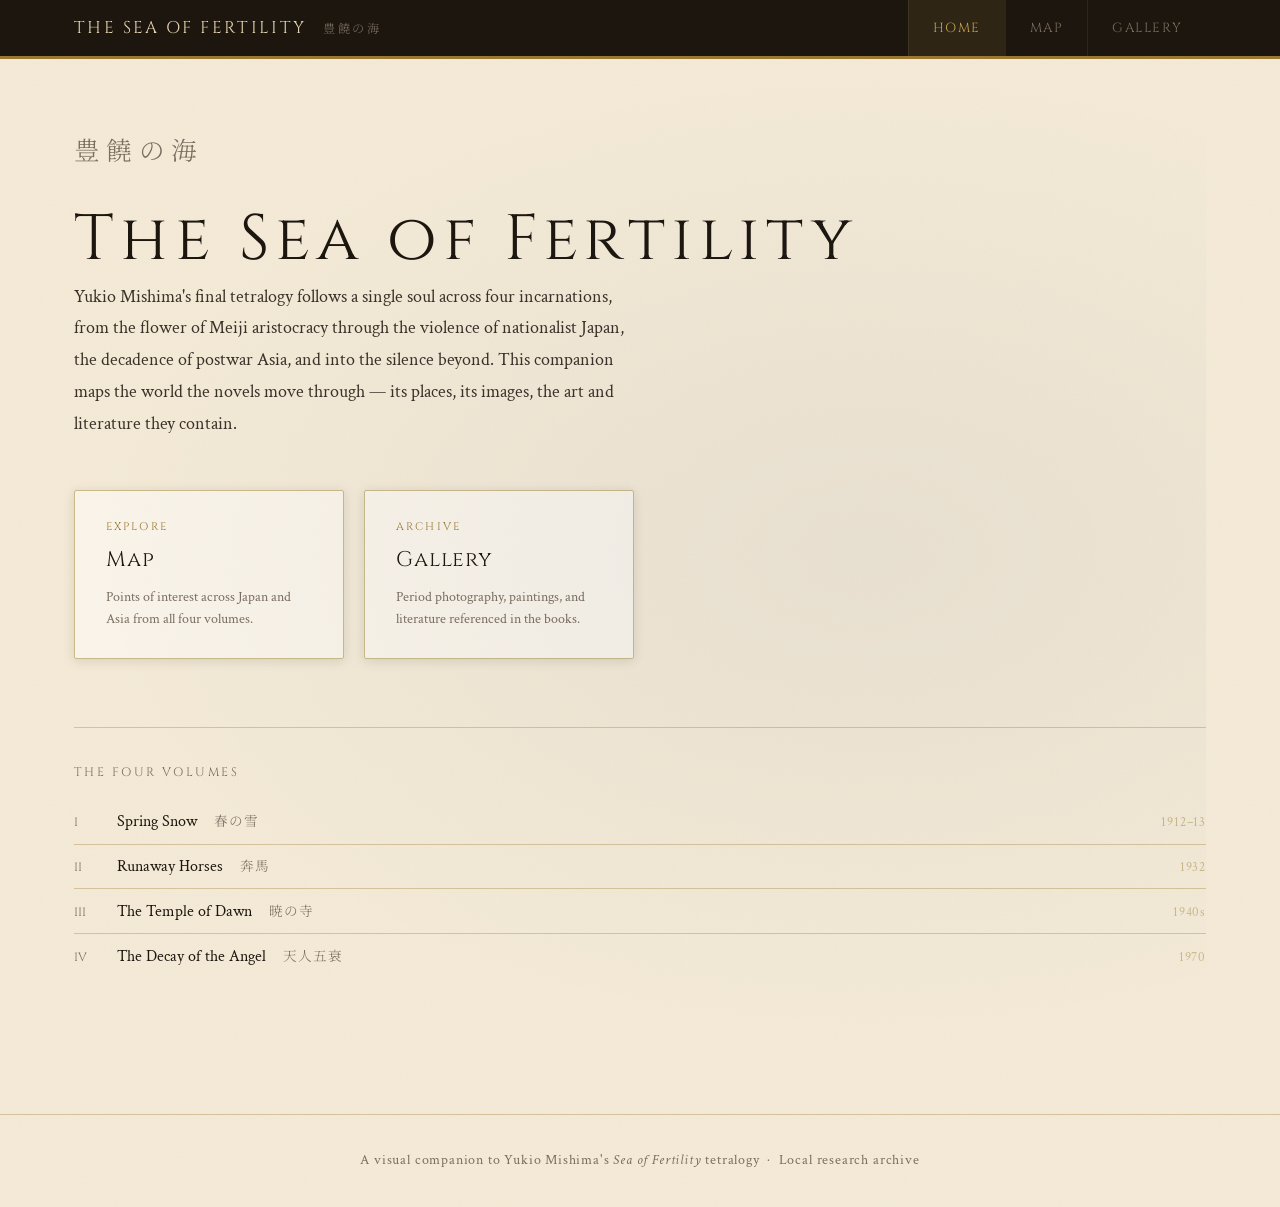
<file: index.html>
<!DOCTYPE html>
<html lang="en">
<head>
  <meta charset="UTF-8">
  <meta name="viewport" content="width=device-width, initial-scale=1.0">
  <title>The Sea of Fertility — Visual Companion</title>
  <link rel="stylesheet" href="css/style.css">
</head>
<body>

  <header class="site-header">
    <div class="container">
      <a href="index.html" class="site-title">
        The Sea of Fertility
        <span class="subtitle ja">豊饒の海</span>
      </a>
      <nav class="site-nav" aria-label="Main navigation">
        <a href="index.html" class="active">Home</a>
        <a href="map.html">Map</a>
        <a href="gallery.html">Gallery</a>
      </nav>
    </div>
  </header>

  <main>
    <div class="container">
      <section class="index-hero">

        <p class="series-title-ja ja">豊饒の海</p>
        <h1 class="series-title">The Sea of Fertility</h1>

        <p class="series-desc">
          Yukio Mishima's final tetralogy follows a single soul across four incarnations, from the flower of Meiji aristocracy through the violence of nationalist Japan, the decadence of postwar Asia, and into the silence beyond. This companion maps the world the novels move through — its places, its images, the art and literature they contain.
        </p>

        <div class="nav-cards">
          <a href="map.html" class="nav-card">
            <p class="card-eyebrow">Explore</p>
            <h2>Map</h2>
            <p>Points of interest across Japan and Asia from all four volumes.</p>
          </a>
          <a href="gallery.html" class="nav-card">
            <p class="card-eyebrow">Archive</p>
            <h2>Gallery</h2>
            <p>Period photography, paintings, and literature referenced in the books.</p>
          </a>
        </div>

        <div class="books-list">
          <h3>The Four Volumes</h3>
          <div class="book-entry">
            <span class="book-num">I</span>
            <span class="book-title-en">Spring Snow</span>
            <span class="book-title-ja ja">春の雪</span>
            <span class="book-year">1912–13</span>
          </div>
          <div class="book-entry">
            <span class="book-num">II</span>
            <span class="book-title-en">Runaway Horses</span>
            <span class="book-title-ja ja">奔馬</span>
            <span class="book-year">1932</span>
          </div>
          <div class="book-entry">
            <span class="book-num">III</span>
            <span class="book-title-en">The Temple of Dawn</span>
            <span class="book-title-ja ja">暁の寺</span>
            <span class="book-year">1940s</span>
          </div>
          <div class="book-entry">
            <span class="book-num">IV</span>
            <span class="book-title-en">The Decay of the Angel</span>
            <span class="book-title-ja ja">天人五衰</span>
            <span class="book-year">1970</span>
          </div>
        </div>

      </section>
    </div>
  </main>

  <footer class="site-footer">
    <div class="container">
      <p>A visual companion to Yukio Mishima's <em>Sea of Fertility</em> tetralogy &nbsp;·&nbsp; Local research archive</p>
    </div>
  </footer>

</body>
</html>
</file>
<file: css/style.css>
/* =========================================================
   Sea of Fertility — Visual Companion
   Aesthetic: Taishō-era teahouse, Gion district
   ========================================================= */

@import url('https://fonts.googleapis.com/css2?family=Crimson+Text:ital,wght@0,400;0,600;1,400;1,600&family=Cinzel:wght@400;600&family=Noto+Serif+JP:wght@300;400;500&display=swap');

/* --- Variables ------------------------------------------ */
:root {
  --cream:        #f4ead6;
  --parchment:    #e6d4b0;
  --parchment-dk: #c9b98a;
  --ink:          #1c160f;
  --ink-soft:     #3a3128;
  --ash:          #7a6e60;
  --indigo:       #2b3d6b;
  --indigo-lt:    #4a6199;
  --vermillion:   #a82510;
  --vermillion-lt:#c94030;
  --gold:         #9a7830;
  --gold-lt:      #c4a050;
  --moss:         #3e5230;

  /* Book accent colors (from pois.json) */
  --spring-snow:      #3a5a8c;
  --runaway-horses:   #a02820;
  --temple-of-dawn:   #7a5c1e;
  --decay-of-angel:   #3a6644;

  --border:       1px solid var(--parchment-dk);
  --border-thin:  1px solid rgba(154,120,48,0.35);
  --shadow:       0 2px 12px rgba(28,22,15,0.12);

  --font-body:    'Crimson Text', 'Noto Serif JP', Georgia, serif;
  --font-heading: 'Cinzel', 'Noto Serif JP', serif;
  --font-jp:      'Noto Serif JP', serif;

  --radius:       2px;
  --max-width:    1200px;
}

/* --- Reset & Base --------------------------------------- */
*, *::before, *::after { box-sizing: border-box; margin: 0; padding: 0; }

html { font-size: 17px; scroll-behavior: smooth; }

body {
  font-family: var(--font-body);
  background-color: var(--cream);
  color: var(--ink);
  line-height: 1.72;
  min-height: 100vh;
  /* Subtle paper texture */
  background-image:
    url("data:image/svg+xml,%3Csvg xmlns='http://www.w3.org/2000/svg' width='300' height='300'%3E%3Cfilter id='noise'%3E%3CfeTurbulence type='fractalNoise' baseFrequency='0.75' numOctaves='4' stitchTiles='stitch'/%3E%3CfeColorMatrix type='saturate' values='0'/%3E%3C/filter%3E%3Crect width='300' height='300' filter='url(%23noise)' opacity='0.04'/%3E%3C/svg%3E");
}

/* --- Typography ----------------------------------------- */
h1, h2, h3, h4 {
  font-family: var(--font-heading);
  font-weight: 400;
  letter-spacing: 0.06em;
  color: var(--ink);
}

h1 { font-size: 2.2rem; line-height: 1.3; }
h2 { font-size: 1.5rem; }
h3 { font-size: 1.15rem; }

.ja {
  font-family: var(--font-jp);
  font-weight: 300;
  letter-spacing: 0.08em;
}

a {
  color: var(--indigo);
  text-decoration: none;
  border-bottom: 1px solid var(--parchment-dk);
  transition: color 0.2s, border-color 0.2s;
}
a:hover { color: var(--vermillion); border-color: var(--vermillion); }

/* --- Layout -------------------------------------------- */
.container {
  max-width: var(--max-width);
  margin: 0 auto;
  padding: 0 2rem;
}

/* --- Header -------------------------------------------- */
.site-header {
  background-color: var(--ink);
  color: var(--cream);
  padding: 0;
  position: sticky;
  top: 0;
  z-index: 1000;
  border-bottom: 3px solid var(--gold);
}

.site-header .container {
  display: flex;
  align-items: center;
  justify-content: space-between;
  height: 56px;
}

.site-title {
  font-family: var(--font-heading);
  font-size: 1rem;
  letter-spacing: 0.14em;
  color: var(--parchment);
  text-transform: uppercase;
  border-bottom: none;
}
.site-title:hover { color: var(--gold-lt); border-bottom: none; }

.site-title .subtitle {
  font-family: var(--font-jp);
  font-size: 0.72rem;
  color: var(--ash);
  font-weight: 300;
  letter-spacing: 0.2em;
  margin-left: 0.6rem;
}

.site-nav {
  display: flex;
  gap: 0;
  align-items: stretch;
  height: 100%;
}

.site-nav a {
  font-family: var(--font-heading);
  font-size: 0.78rem;
  letter-spacing: 0.12em;
  text-transform: uppercase;
  color: var(--ash);
  border-bottom: none;
  padding: 0 1.4rem;
  display: flex;
  align-items: center;
  border-left: 1px solid rgba(255,255,255,0.07);
  transition: background 0.2s, color 0.2s;
}
.site-nav a:hover, .site-nav a.active {
  background: rgba(154,120,48,0.15);
  color: var(--gold-lt);
}

/* --- Divider ------------------------------------------- */
.rule {
  display: flex;
  align-items: center;
  gap: 1rem;
  color: var(--gold);
  margin: 2rem 0;
}
.rule::before, .rule::after {
  content: '';
  flex: 1;
  height: 1px;
  background: linear-gradient(to right, transparent, var(--parchment-dk), transparent);
}
.rule-mark { font-size: 0.85rem; letter-spacing: 0.1em; }

/* --- Cards --------------------------------------------- */
.card {
  background: rgba(255,255,255,0.45);
  border: var(--border);
  border-radius: var(--radius);
  padding: 1.5rem;
  box-shadow: var(--shadow);
}

/* --- Book tag badges ----------------------------------- */
.book-tag {
  display: inline-block;
  font-family: var(--font-heading);
  font-size: 0.65rem;
  letter-spacing: 0.12em;
  text-transform: uppercase;
  padding: 0.2em 0.6em;
  border-radius: 1px;
  border: none;
  color: #fff;
  vertical-align: middle;
}
.book-tag.spring-snow    { background: var(--spring-snow); }
.book-tag.runaway-horses { background: var(--runaway-horses); }
.book-tag.temple-of-dawn { background: var(--temple-of-dawn); }
.book-tag.decay-of-angel { background: var(--decay-of-angel); }

/* --- Footer -------------------------------------------- */
.site-footer {
  margin-top: 4rem;
  border-top: var(--border-thin);
  padding: 2rem 0;
  text-align: center;
  font-size: 0.8rem;
  color: var(--ash);
  letter-spacing: 0.06em;
}

/* --- Utility ------------------------------------------- */
.visually-hidden {
  position: absolute; width: 1px; height: 1px;
  overflow: hidden; clip: rect(0,0,0,0); white-space: nowrap;
}

/* --- Page hero ----------------------------------------- */
.page-hero {
  padding: 3.5rem 0 2.5rem;
  border-bottom: var(--border-thin);
  margin-bottom: 2.5rem;
}
.page-hero .eyebrow {
  font-family: var(--font-heading);
  font-size: 0.72rem;
  letter-spacing: 0.22em;
  text-transform: uppercase;
  color: var(--gold);
  margin-bottom: 0.6rem;
}
.page-hero h1 { margin-bottom: 0.4rem; }
.page-hero .lead {
  font-size: 1.05rem;
  color: var(--ink-soft);
  max-width: 640px;
  margin-top: 0.6rem;
}

/* =========================================================
   MAP PAGE
   ========================================================= */
.map-layout {
  display: grid;
  grid-template-columns: 280px 1fr;
  gap: 0;
  height: calc(100vh - 56px);
}

.map-sidebar {
  background: var(--cream);
  border-right: var(--border);
  overflow-y: auto;
  padding: 1.4rem 1.2rem;
  display: flex;
  flex-direction: column;
  gap: 1.4rem;
}

.map-sidebar h2 {
  font-size: 0.75rem;
  letter-spacing: 0.18em;
  text-transform: uppercase;
  color: var(--ash);
  margin-bottom: 0.8rem;
}

#map {
  width: 100%;
  height: 100%;
  /* Subtle warmth on top of the watercolor tiles' natural aged look */
  filter: sepia(10%) saturate(105%);
}

/* Filter controls */
.filter-group {
  display: flex;
  flex-direction: column;
  gap: 0.5rem;
}

.filter-btn {
  display: flex;
  align-items: center;
  gap: 0.6rem;
  background: none;
  border: var(--border-thin);
  border-radius: var(--radius);
  padding: 0.5rem 0.8rem;
  cursor: pointer;
  font-family: var(--font-body);
  font-size: 0.88rem;
  color: var(--ink-soft);
  text-align: left;
  transition: background 0.15s, border-color 0.15s;
}
.filter-btn:hover { background: rgba(154,120,48,0.08); }
.filter-btn.active { background: rgba(154,120,48,0.12); border-color: var(--gold); }
.filter-btn.active .filter-dot { opacity: 1; }
.filter-btn.inactive { opacity: 0.45; }

.filter-dot {
  width: 10px; height: 10px;
  border-radius: 50%;
  flex-shrink: 0;
  opacity: 0.5;
  transition: opacity 0.15s;
}

#character-container .filter-dot { opacity: 0.85; }
#character-container .filter-btn.active .filter-dot {
  box-shadow: 0 0 0 3px rgba(154,120,48,0.25);
}

.filter-count {
  margin-left: auto;
  font-size: 0.72rem;
  color: var(--ash);
  font-family: var(--font-heading);
}

/* City labels (c. 1900) */
.city-label {
  display: flex;
  flex-direction: column;
  align-items: center;
  pointer-events: none;
  text-shadow:
    0 0 3px var(--cream), 0 0 3px var(--cream),
    0 0 6px var(--cream), 0 0 6px var(--cream);
  white-space: nowrap;
  transform: translate(-50%, -50%);
}
.city-label-ja {
  font-family: var(--font-jp);
  font-size: 0.95rem;
  font-weight: 500;
  color: var(--ink-soft);
  letter-spacing: 0.06em;
  line-height: 1.2;
}
.city-label-en {
  font-family: var(--font-heading);
  font-size: 0.6rem;
  letter-spacing: 0.14em;
  text-transform: uppercase;
  color: var(--ash);
  line-height: 1.2;
}

/* Leaflet popup customization */
.leaflet-popup-content-wrapper {
  background: var(--cream) !important;
  border: 1px solid var(--parchment-dk) !important;
  border-radius: 2px !important;
  box-shadow: 0 4px 20px rgba(28,22,15,0.18) !important;
}
.leaflet-popup-tip { background: var(--cream) !important; }
.leaflet-popup-content { margin: 1.1rem 1.3rem !important; min-width: 220px; max-width: 300px; }

.popup-header { margin-bottom: 0.6rem; }
.popup-name {
  font-family: var(--font-heading);
  font-size: 1rem;
  color: var(--ink);
  letter-spacing: 0.04em;
  line-height: 1.3;
}
.popup-name-ja {
  font-family: var(--font-jp);
  font-size: 0.78rem;
  color: var(--ash);
  font-weight: 300;
  margin-top: 0.1rem;
}
.popup-desc {
  font-size: 0.85rem;
  line-height: 1.6;
  color: var(--ink-soft);
  margin-top: 0.6rem;
  border-top: var(--border-thin);
  padding-top: 0.6rem;
  max-height: 220px;
  overflow-y: auto;
}

.leaflet-popup-content { margin-top: 0.9rem !important; }
.popup-header { border-left: 3px solid var(--gold); padding-left: 0.7rem; }
.popup-name { margin-top: 0.1rem; }
.leaflet-popup-close-button {
  color: var(--ash) !important;
  font-size: 1.1rem !important;
  padding: 6px 8px 0 0 !important;
}
.leaflet-popup-close-button:hover { color: var(--vermillion) !important; }

/* =========================================================
   GALLERY PAGE
   ========================================================= */
.gallery-controls {
  display: flex;
  gap: 0.5rem;
  flex-wrap: wrap;
  margin-bottom: 2rem;
}

.gallery-grid {
  display: grid;
  grid-template-columns: repeat(auto-fill, minmax(260px, 1fr));
  gap: 1.5rem;
}

.gallery-item {
  border: var(--border);
  border-radius: var(--radius);
  overflow: hidden;
  background: rgba(255,255,255,0.4);
  box-shadow: var(--shadow);
  transition: transform 0.2s, box-shadow 0.2s;
  cursor: pointer;
}
.gallery-item:hover {
  transform: translateY(-2px);
  box-shadow: 0 6px 24px rgba(28,22,15,0.16);
}

.gallery-img {
  width: 100%;
  aspect-ratio: 4/3;
  object-fit: cover;
  background: var(--parchment);
  display: block;
}

.gallery-img-placeholder {
  width: 100%;
  aspect-ratio: 4/3;
  background: linear-gradient(135deg, var(--parchment) 0%, var(--cream) 100%);
  display: flex;
  align-items: center;
  justify-content: center;
  font-family: var(--font-jp);
  font-size: 0.75rem;
  color: var(--ash);
  letter-spacing: 0.1em;
  text-align: center;
  padding: 1rem;
}

.gallery-caption {
  padding: 1rem 1.1rem 1.1rem;
}
.gallery-caption .title {
  font-family: var(--font-heading);
  font-size: 0.9rem;
  letter-spacing: 0.04em;
  margin-bottom: 0.3rem;
}
.gallery-caption .meta {
  font-size: 0.78rem;
  color: var(--ash);
}
.gallery-caption .desc {
  font-size: 0.82rem;
  color: var(--ink-soft);
  margin-top: 0.5rem;
  line-height: 1.55;
}

/* pending state */
.gallery-item.pending { opacity: 0.6; }
.gallery-item.pending .gallery-img-placeholder::after {
  content: 'Image pending research';
  display: block;
  font-size: 0.7rem;
  color: var(--parchment-dk);
  margin-top: 0.4rem;
}

/* =========================================================
   INDEX PAGE
   ========================================================= */
.index-hero {
  min-height: calc(100vh - 56px);
  display: flex;
  flex-direction: column;
  justify-content: center;
  padding: 4rem 0;
  position: relative;
}

.index-hero::before {
  content: '';
  position: absolute;
  inset: 0;
  background: radial-gradient(ellipse at 70% 50%, rgba(43,61,107,0.06) 0%, transparent 70%);
  pointer-events: none;
}

.series-title {
  font-family: var(--font-heading);
  font-size: clamp(2.4rem, 5vw, 4rem);
  letter-spacing: 0.1em;
  line-height: 1.1;
  color: var(--ink);
  margin-bottom: 0.3rem;
}

.series-title-ja {
  font-family: var(--font-jp);
  font-size: clamp(1.1rem, 2vw, 1.6rem);
  font-weight: 300;
  color: var(--ash);
  letter-spacing: 0.25em;
  margin-bottom: 2rem;
}

.series-desc {
  max-width: 560px;
  font-size: 1.05rem;
  color: var(--ink-soft);
  line-height: 1.78;
  margin-bottom: 3rem;
}

.nav-cards {
  display: grid;
  grid-template-columns: repeat(auto-fit, minmax(220px, 1fr));
  gap: 1.2rem;
  max-width: 560px;
}

.nav-card {
  display: block;
  border: var(--border);
  border-radius: var(--radius);
  padding: 1.6rem 1.8rem;
  background: rgba(255,255,255,0.45);
  box-shadow: var(--shadow);
  transition: background 0.2s, transform 0.2s, box-shadow 0.2s;
  border-bottom: var(--border); /* override link style */
  color: var(--ink);
}
.nav-card:hover {
  background: rgba(255,255,255,0.75);
  transform: translateY(-2px);
  box-shadow: 0 6px 20px rgba(28,22,15,0.14);
  color: var(--ink);
  border-bottom: var(--border);
}
.nav-card .card-eyebrow {
  font-family: var(--font-heading);
  font-size: 0.65rem;
  letter-spacing: 0.2em;
  text-transform: uppercase;
  color: var(--gold);
  margin-bottom: 0.4rem;
}
.nav-card h2 {
  font-size: 1.25rem;
  margin-bottom: 0.4rem;
}
.nav-card p {
  font-size: 0.85rem;
  color: var(--ash);
  line-height: 1.55;
}

.books-list {
  margin-top: 4rem;
  border-top: var(--border-thin);
  padding-top: 2rem;
}
.books-list h3 {
  font-family: var(--font-heading);
  font-size: 0.72rem;
  letter-spacing: 0.2em;
  text-transform: uppercase;
  color: var(--ash);
  margin-bottom: 1rem;
}
.book-entry {
  display: flex;
  align-items: baseline;
  gap: 1rem;
  padding: 0.5rem 0;
  border-bottom: var(--border-thin);
  font-size: 0.92rem;
}
.book-entry:last-child { border-bottom: none; }
.book-num {
  font-family: var(--font-heading);
  font-size: 0.7rem;
  color: var(--ash);
  min-width: 1.5rem;
}
.book-title-en { color: var(--ink); }
.book-title-ja { font-family: var(--font-jp); font-size: 0.8rem; color: var(--ash); font-weight: 300; }
.book-year { margin-left: auto; font-size: 0.78rem; color: var(--parchment-dk); letter-spacing: 0.06em; }

/* =========================================================
   LIGHTBOX
   ========================================================= */
.lightbox-overlay {
  position: fixed;
  inset: 0;
  background: rgba(28,22,15,0.82);
  display: flex;
  align-items: center;
  justify-content: center;
  z-index: 2000;
  padding: 2rem;
  animation: lightbox-fade 0.15s ease-out;
}
@keyframes lightbox-fade {
  from { opacity: 0; }
  to { opacity: 1; }
}

.lightbox-content {
  position: relative;
  max-width: min(900px, 100%);
  max-height: 100%;
  display: flex;
  flex-direction: column;
  background: var(--cream);
  border: var(--border);
  border-radius: var(--radius);
  box-shadow: 0 8px 40px rgba(0,0,0,0.4);
  overflow: hidden;
}

.lightbox-img {
  display: block;
  width: 100%;
  max-height: 70vh;
  object-fit: contain;
  background: var(--ink);
}

.lightbox-caption {
  padding: 1.1rem 1.4rem;
  overflow-y: auto;
}
.lightbox-caption .title {
  font-family: var(--font-heading);
  font-size: 1rem;
  letter-spacing: 0.04em;
  margin-bottom: 0.3rem;
}
.lightbox-caption .meta {
  font-size: 0.78rem;
  color: var(--ash);
}
.lightbox-caption .desc {
  font-size: 0.85rem;
  color: var(--ink-soft);
  margin-top: 0.5rem;
  line-height: 1.6;
}

.lightbox-close {
  position: absolute;
  top: 0.6rem;
  right: 0.8rem;
  width: 2.2rem;
  height: 2.2rem;
  border: none;
  border-radius: 50%;
  background: rgba(28,22,15,0.55);
  color: var(--cream);
  font-size: 1.4rem;
  line-height: 1;
  cursor: pointer;
  display: flex;
  align-items: center;
  justify-content: center;
  transition: background 0.15s;
}
.lightbox-close:hover { background: var(--vermillion); }

/* =========================================================
   RESPONSIVE
   ========================================================= */
@media (max-width: 768px) {
  body.map-page {
    overflow: auto;
  }
  body.map-page main {
    height: auto;
  }
  .map-layout {
    grid-template-columns: 1fr;
    grid-template-rows: auto 60vh;
    height: auto;
  }
  .map-sidebar {
    border-right: none;
    border-bottom: var(--border);
    max-height: 45vh;
    overflow-y: auto;
  }
  #map {
    height: 60vh;
    width: 100%;
  }
  .gallery-grid { grid-template-columns: repeat(auto-fill, minmax(180px, 1fr)); }
}

@media (max-width: 480px) {
  html { font-size: 15px; }
  .site-header .container { height: auto; flex-wrap: wrap; padding: 0.6rem 1rem; }
  .site-nav { width: 100%; justify-content: space-between; }
  .site-nav a { padding: 0.5rem 0.8rem; flex: 1; justify-content: center; }
  .map-sidebar { padding: 1rem; gap: 1rem; }
  #map { height: 50vh; }
  .map-layout { grid-template-rows: auto 50vh; }
  .leaflet-popup-content { min-width: 180px !important; max-width: 240px !important; }
}
</file>
